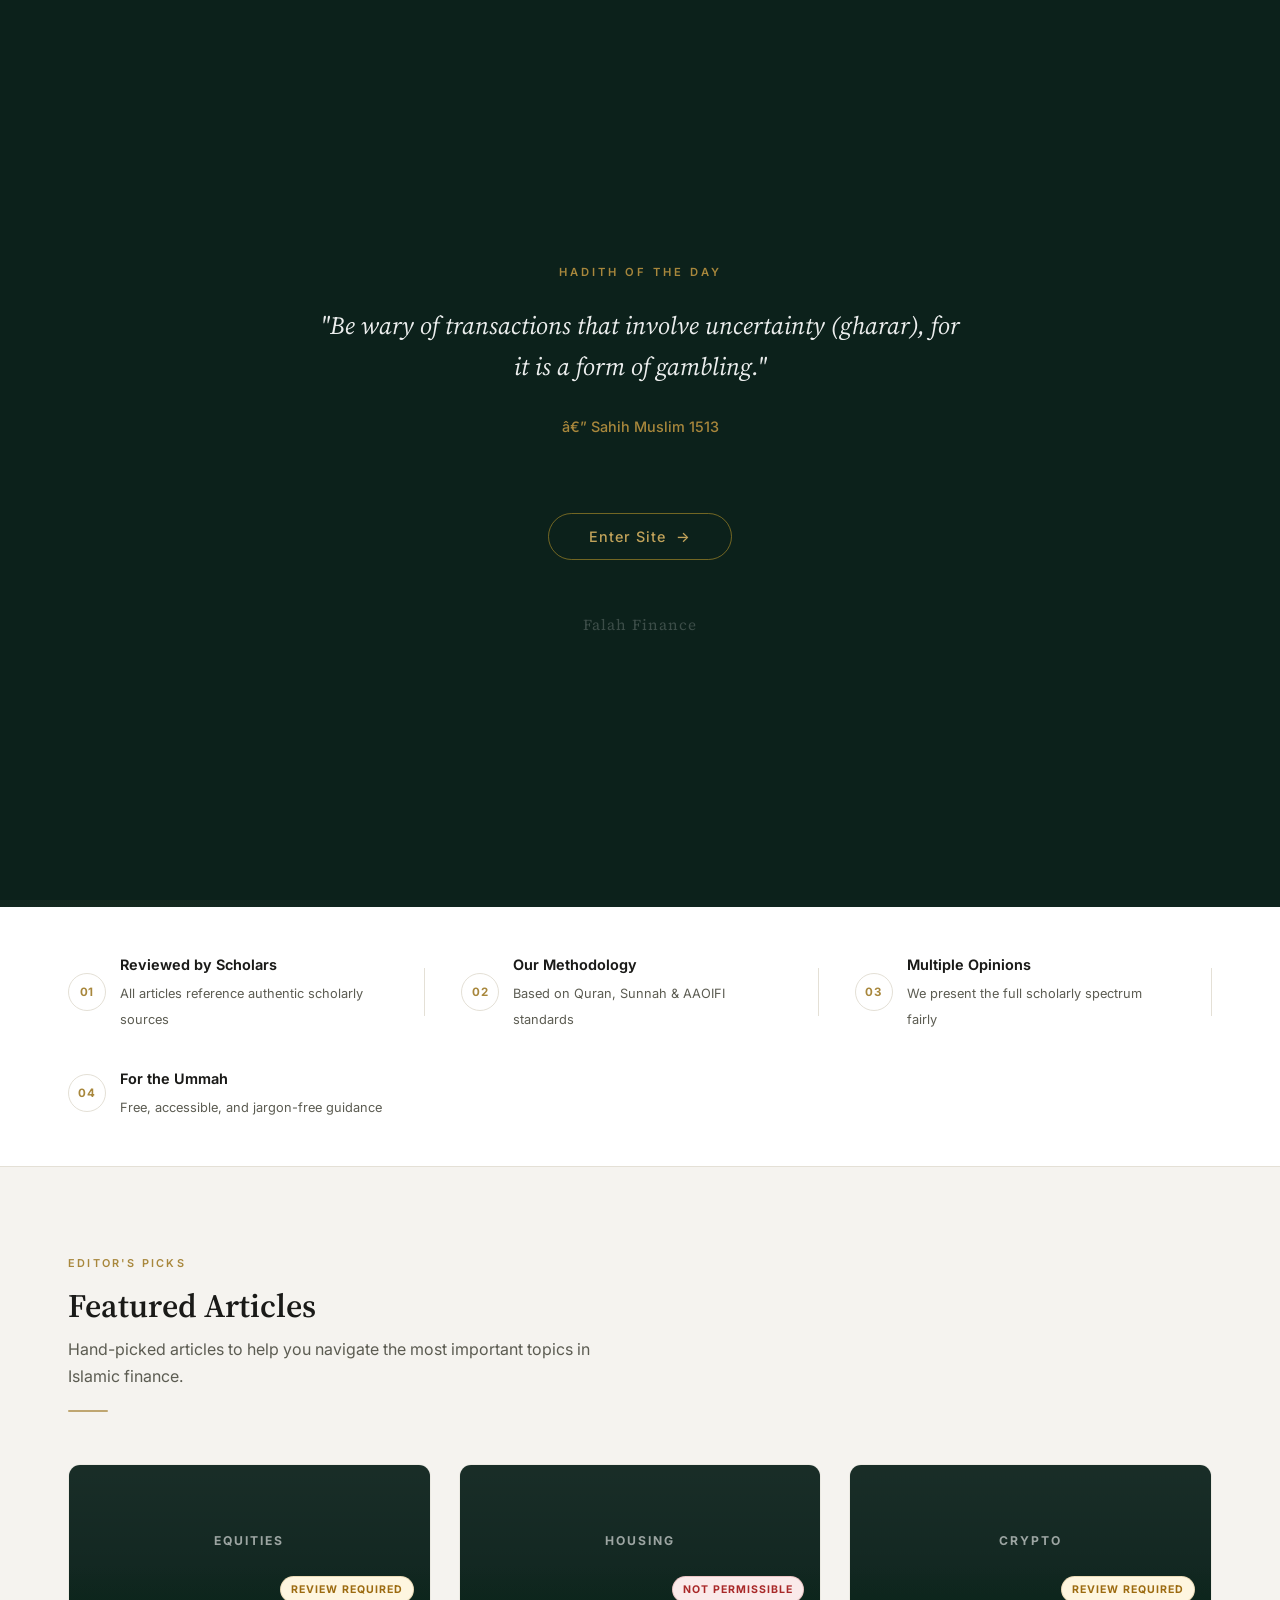
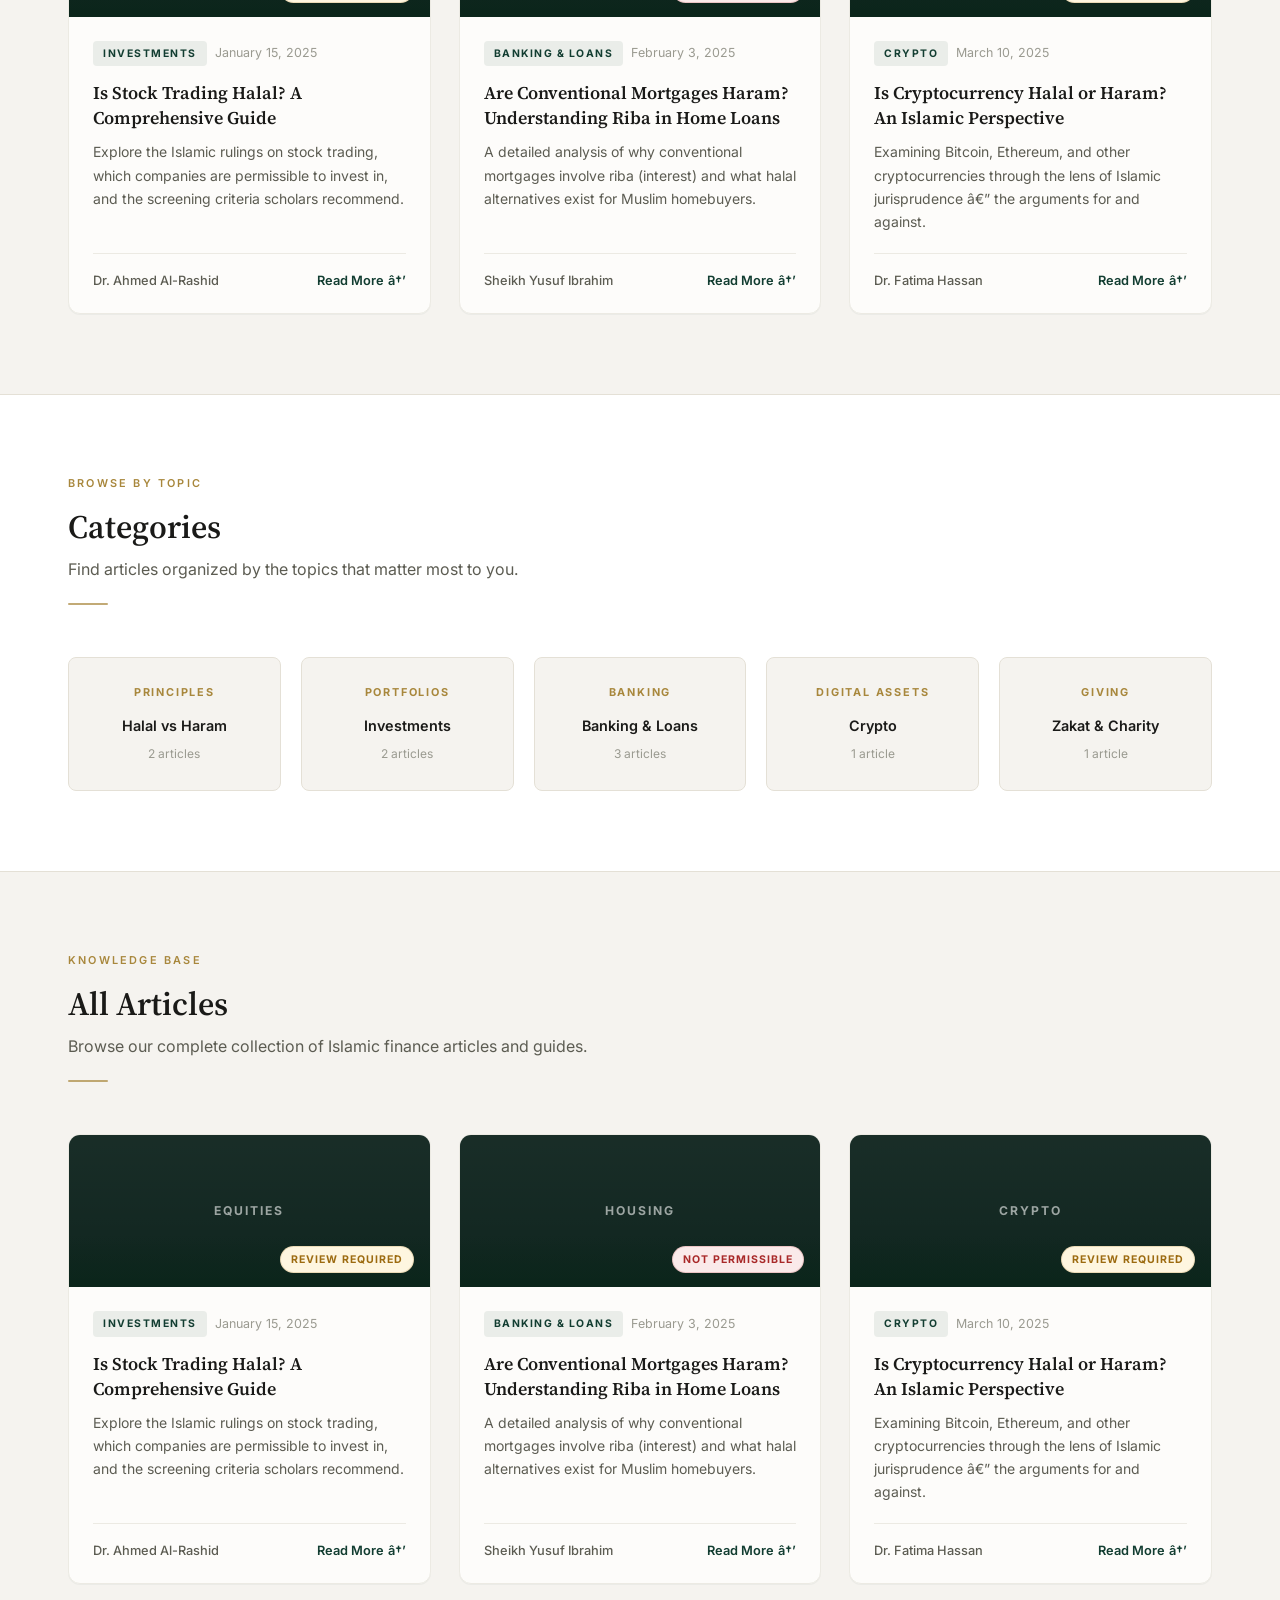
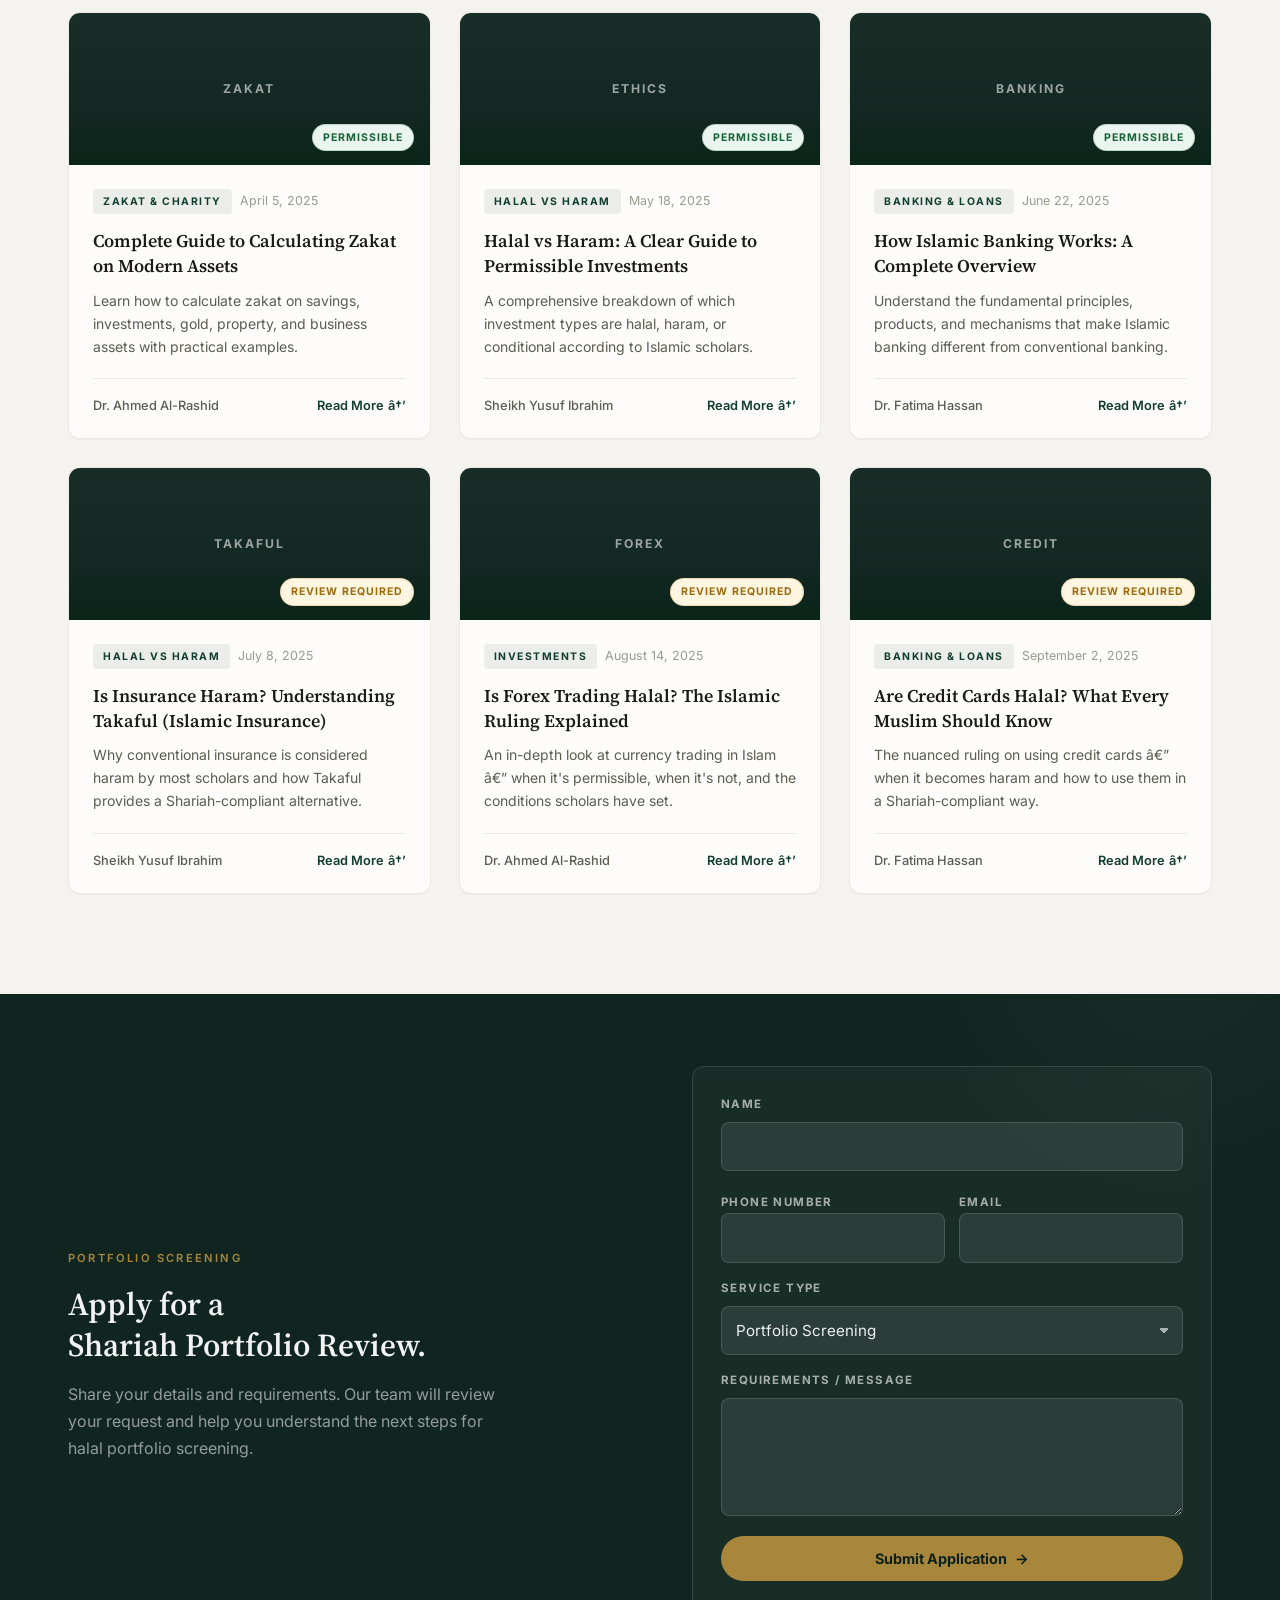
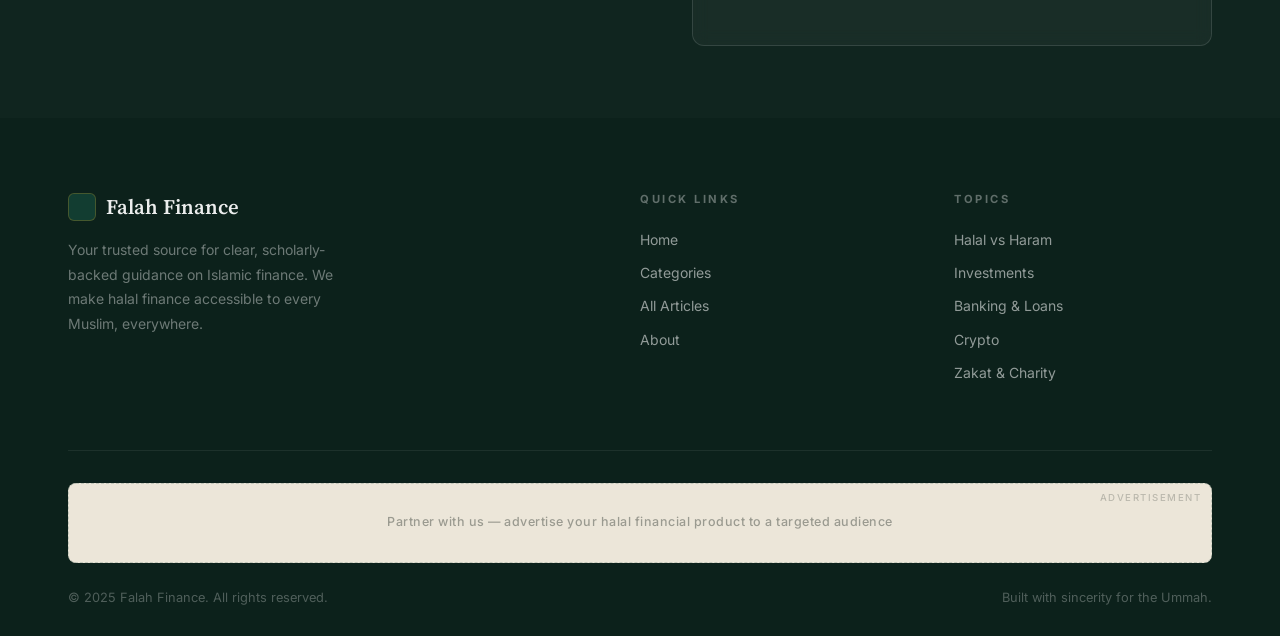
<file: index.html>
<!DOCTYPE html>
<html lang="en">
<head>
  <meta charset="UTF-8">
  <meta name="viewport" content="width=device-width, initial-scale=1.0">
  <title>Falah Finance — Understanding Halal Finance in Modern Life</title>
  <meta name="description" content="Clear guidance on what is halal and haram in finance. Expert articles on Islamic banking, investments, cryptocurrency, zakat, and more.">
  <link rel="stylesheet" href="style.css">
</head>
<body>

  <!-- ====== HADITH OVERLAY ====== -->
  <div id="hadith-overlay" role="dialog" aria-modal="true" aria-label="Daily Hadith">
    <div class="hadith-overlay-inner">
      <span class="hadith-label">Hadith of the Day</span>
      <p class="hadith-text" id="hadith-text">Loading...</p>
      <span class="hadith-divider"></span>
      <span class="hadith-source" id="hadith-source"></span>
      <br>
      <button class="hadith-enter-btn" id="hadith-enter-btn" aria-label="Enter site">
        Enter Site <span class="btn-arrow">→</span>
      </button>
      <div class="hadith-brand">Falah Finance</div>
    </div>
  </div>

  <!-- ====== TOP AD BANNER ====== -->
  <div class="ad-banner-strip">
    <div class="container">
      <div class="ad-banner ad-banner-top">
        <div class="ad-inner">
          <span class="ad-placeholder-text">Your Islamic finance product or service — reach a targeted Muslim audience</span>
          <span class="ad-size">728×90 · Leaderboard</span>
        </div>
      </div>
    </div>
  </div>

  <!-- ====== NAVBAR ====== -->
  <nav class="navbar">
    <div class="container">
      <a href="index.html" class="navbar-logo">
       <img src="logo.png" alt="Falah Finance Logo" class="logo-img">
        Falah Finance
      </a>
      <div class="navbar-links">
        <a href="index.html" class="active">Home</a>
        <a href="#categories">Categories</a>
        <a href="#latest">Articles</a>
        <a href="#about">About</a>
      </div>
      <div class="navbar-right">
        <button class="navbar-toggle" aria-label="Toggle navigation">
          <span></span><span></span><span></span>
        </button>
      </div>
    </div>
  </nav>

  <!-- ====== HERO ====== -->
  <section class="hero">
    <div class="hero-pattern"></div>
    <div class="container">
      <span class="hero-badge">Islamic Finance Education</span>
      <h1>Understanding Halal Finance in Modern Life</h1>
      <p>Clear guidance on what is halal and haram in finance — backed by scholarly references and practical insight for the modern Muslim.</p>
      <div class="hero-cta-group">
        <a href="#featured" class="hero-cta">
          Explore Articles <span class="arrow">→</span>
        </a>
      </div>
      <div class="hero-stats">
        <div class="hero-stat">
          <span class="hero-stat-num">6+</span>
          <span class="hero-stat-label">In-Depth Articles</span>
        </div>
        <div class="hero-stat-divider"></div>
        <div class="hero-stat">
          <span class="hero-stat-num">5</span>
          <span class="hero-stat-label">Finance Topics</span>
        </div>
        <div class="hero-stat-divider"></div>
        <div class="hero-stat">
          <span class="hero-stat-num">100%</span>
          <span class="hero-stat-label">Scholar-Backed</span>
        </div>
        <div class="hero-stat-divider"></div>
        <div class="hero-stat">
          <span class="hero-stat-num">Free</span>
          <span class="hero-stat-label">Always</span>
        </div>
      </div>
    </div>
  </section>

  <!-- ====== AUTHORITY / SCHOLAR SECTION ====== -->
  <section class="authority-section">
    <div class="container">
      <div class="authority-inner">
        <div class="authority-badge">
          <div class="authority-badge-icon">01</div>
          <div class="authority-badge-text">
            <strong>Reviewed by Scholars</strong>
            <span>All articles reference authentic scholarly sources</span>
          </div>
        </div>
        <div class="authority-sep"></div>
        <div class="authority-badge">
          <div class="authority-badge-icon">02</div>
          <div class="authority-badge-text">
            <strong>Our Methodology</strong>
            <span>Based on Quran, Sunnah & AAOIFI standards</span>
          </div>
        </div>
        <div class="authority-sep"></div>
        <div class="authority-badge">
          <div class="authority-badge-icon">03</div>
          <div class="authority-badge-text">
            <strong>Multiple Opinions</strong>
            <span>We present the full scholarly spectrum fairly</span>
          </div>
        </div>
        <div class="authority-sep"></div>
        <div class="authority-badge">
          <div class="authority-badge-icon">04</div>
          <div class="authority-badge-text">
            <strong>For the Ummah</strong>
            <span>Free, accessible, and jargon-free guidance</span>
          </div>
        </div>
      </div>
    </div>
  </section>

  <!-- ====== FEATURED ARTICLES ====== -->
  <section class="featured-section" id="featured">
    <div class="container">
      <div class="section-header">
        <span class="section-label">Editor's Picks</span>
        <h2 class="section-title">Featured Articles</h2>
        <p class="section-subtitle">Hand-picked articles to help you navigate the most important topics in Islamic finance.</p>
        <div class="section-divider"></div>
      </div>
      <div class="featured-grid" id="featured-articles">
        <!-- Rendered by JS -->
      </div>
    </div>
  </section>

  <!-- ====== CATEGORIES ====== -->
  <section class="categories-section" id="categories">
    <div class="container">
      <div class="section-header">
        <span class="section-label">Browse by Topic</span>
        <h2 class="section-title">Categories</h2>
        <p class="section-subtitle">Find articles organized by the topics that matter most to you.</p>
        <div class="section-divider"></div>
      </div>
      <div class="categories-grid" id="categories-grid">
        <!-- Rendered by JS -->
      </div>
    </div>
  </section>

  <!-- ====== LATEST ARTICLES ====== -->
  <section class="latest-section" id="latest">
    <div class="container">
      <div class="section-header">
        <span class="section-label">Knowledge Base</span>
        <h2 class="section-title">All Articles</h2>
        <p class="section-subtitle">Browse our complete collection of Islamic finance articles and guides.</p>
        <div class="section-divider"></div>
      </div>
      <div class="articles-grid" id="latest-articles">
        <!-- Rendered by JS -->
      </div>
    </div>
  </section>

  <!-- ====== PORTFOLIO SCREENING FORM ====== -->
  <section class="consultation-section" id="portfolio-screening">
    <div class="container">
      <div class="consultation-inner">
        <div class="consultation-text">
          <span class="consultation-label">Portfolio Screening</span>
          <h2 class="consultation-title">Apply for a<br>Shariah Portfolio Review.</h2>
          <p class="consultation-desc">Share your details and requirements. Our team will review your request and help you understand the next steps for halal portfolio screening.</p>
        </div>
        <form class="consultation-form" aria-label="Portfolio Screening" data-service="Portfolio Screening">
          <div class="form-row">
            <label for="lead-name">Name</label>
            <input id="lead-name" name="name" type="text" autocomplete="name" required>
          </div>
          <div class="form-row form-row-split">
            <div>
              <label for="lead-phone">Phone Number</label>
              <input id="lead-phone" name="phone" type="tel" autocomplete="tel" required>
            </div>
            <div>
              <label for="lead-email">Email</label>
              <input id="lead-email" name="email" type="email" autocomplete="email" required>
            </div>
          </div>
          <div class="form-row">
            <label for="lead-service">Service Type</label>
            <select id="lead-service" name="service" required>
              <option value="Portfolio Screening">Portfolio Screening</option>
              <option value="Consultation">Consultation</option>
              <option value="Investment Review">Investment Review</option>
              <option value="General Inquiry">General Inquiry</option>
            </select>
          </div>
          <div class="form-row">
            <label for="lead-requirements">Requirements / Message</label>
            <textarea id="lead-requirements" name="requirements" rows="4" required></textarea>
          </div>
          <button type="submit" class="consultation-submit">
            Submit Application <span class="arrow">→</span>
          </button>
          <p class="form-status" aria-live="polite"></p>
        </form>
      </div>
    </div>
  </section>

  <!-- ====== FOOTER ====== -->
  <footer class="footer" id="about">
    <div class="container">
      <div class="footer-top">
        <div class="footer-brand">
          <h3>Falah Finance</h3>
          <p>Your trusted source for clear, scholarly-backed guidance on Islamic finance. We make halal finance accessible to every Muslim, everywhere.</p>
        </div>
        <div class="footer-links-group">
          <h4>Quick Links</h4>
          <a href="index.html">Home</a>
          <a href="#categories">Categories</a>
          <a href="#latest">All Articles</a>
          <a href="#about">About</a>
        </div>
        <div class="footer-links-group">
          <h4>Topics</h4>
          <a href="#latest">Halal vs Haram</a>
          <a href="#latest">Investments</a>
          <a href="#latest">Banking & Loans</a>
          <a href="#latest">Crypto</a>
          <a href="#latest">Zakat & Charity</a>
        </div>
      </div>
      <!-- Footer Ad -->
      <div class="ad-banner ad-footer">
        <span class="ad-placeholder-text">Partner with us — advertise your halal financial product to a targeted audience</span>
      </div>
      <div class="footer-bottom">
        <span>&copy; 2025 Falah Finance. All rights reserved.</span>
        <span>Built with sincerity for the Ummah.</span>
      </div>
    </div>
  </footer>

  <script src="script.js"></script>
</body>
</html>
</file>
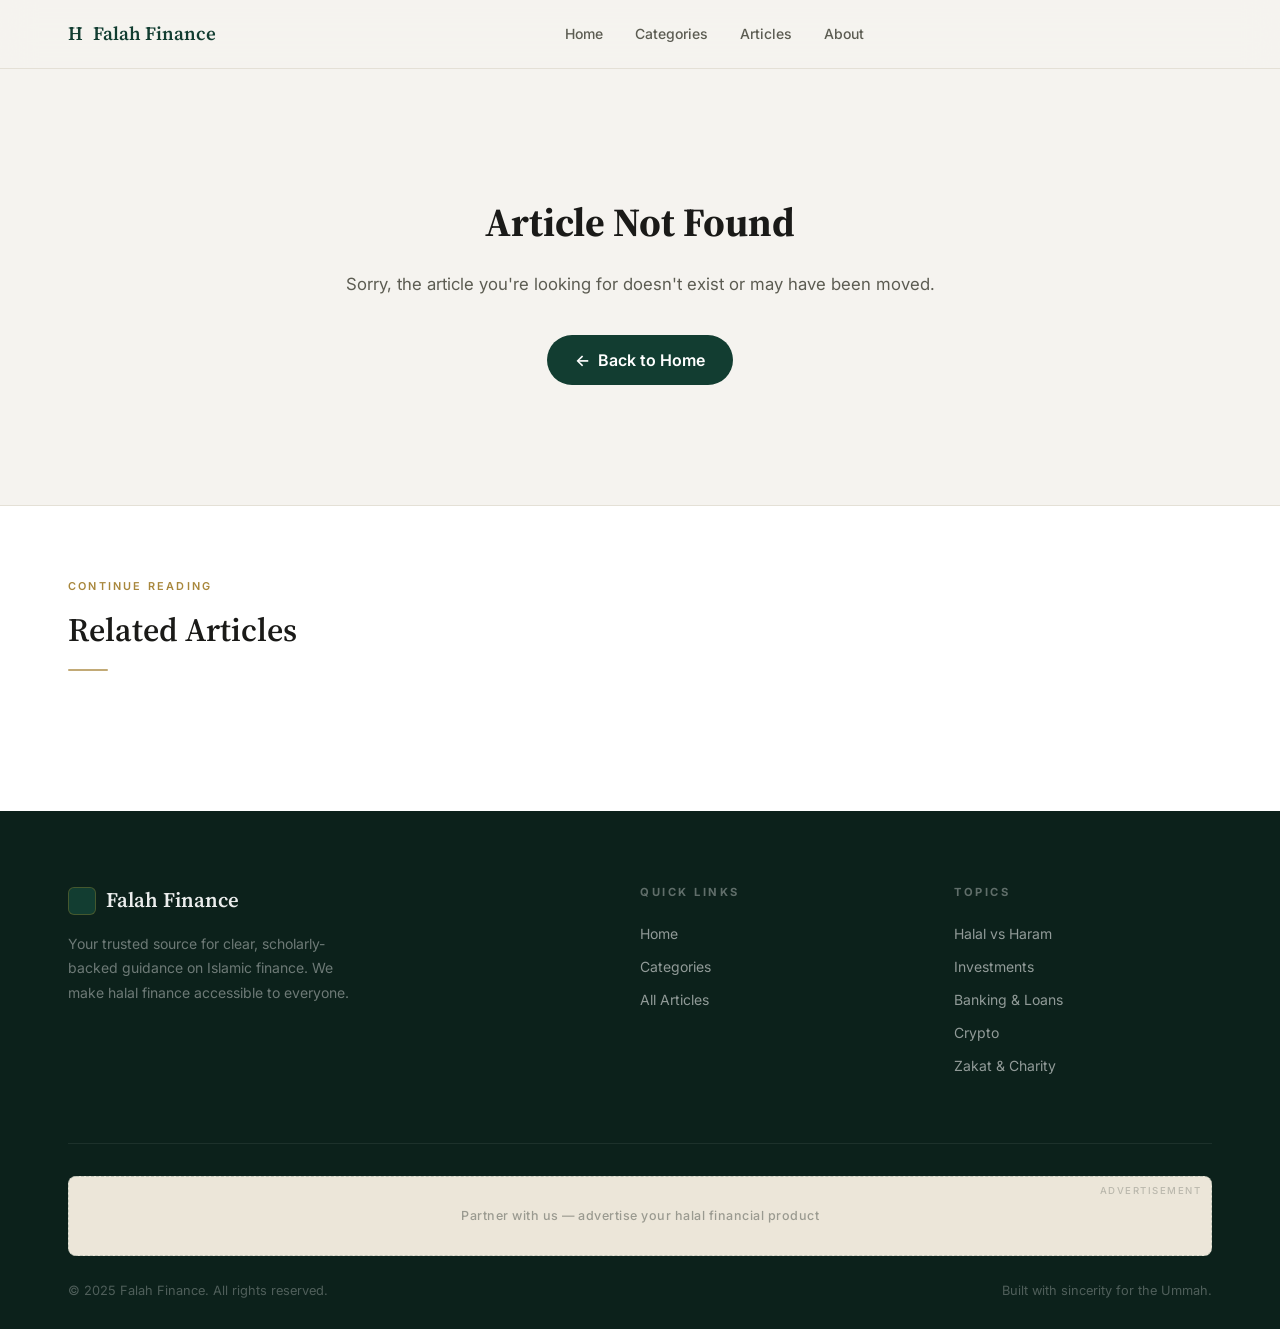
<file: article.html>
<!DOCTYPE html>
<html lang="en">
<head>
  <meta charset="UTF-8">
  <meta name="viewport" content="width=device-width, initial-scale=1.0">
  <title>Article — Falah Finance</title>
  <meta name="description" content="Read in-depth articles on Islamic finance topics at Falah Finance.">
  <link rel="stylesheet" href="style.css">
</head>
<body>

  <!-- ====== NAVBAR ====== -->
  <nav class="navbar">
    <div class="container">
      <a href="index.html" class="navbar-logo">
        <span class="logo-icon">H</span>
        Falah Finance
      </a>
      <div class="navbar-links">
        <a href="index.html">Home</a>
        <a href="index.html#categories">Categories</a>
        <a href="index.html#latest">Articles</a>
        <a href="index.html#about">About</a>
      </div>
      <div class="navbar-right">
        <button class="navbar-toggle" aria-label="Toggle navigation">
          <span></span><span></span><span></span>
        </button>
      </div>
    </div>
  </nav>

  <!-- ====== ARTICLE CONTENT ====== -->
  <article class="article-page" id="article-page-content">
    <header class="article-header" id="article-header">
      <!-- Rendered by JS -->
    </header>

    <div class="article-content" id="article-content">
      <!-- Rendered by JS -->
    </div>

    <!-- Mid-article Ad -->
    <div style="max-width: var(--article-max, 740px); margin: 0 auto; padding: 0 28px;">
      <div class="ad-banner ad-mid-article">
        <span class="ad-placeholder-text">Islamic Finance Product Advertisement</span>
        <span class="ad-size" style="font-size:0.7rem;color:var(--clr-text-light);background:rgba(15,61,46,0.06);padding:3px 8px;border-radius:4px;">300×250 · Rectangle</span>
      </div>
    </div>

    <div class="references-section" id="article-references">
      <!-- Rendered by JS -->
    </div>
  </article>

  <!-- ====== NOT FOUND ====== -->
  <div class="not-found" id="not-found" style="display: none;">
    <div class="container">
      <h1>Article Not Found</h1>
      <p>Sorry, the article you're looking for doesn't exist or may have been moved.</p>
      <a href="index.html">
        <span>←</span> Back to Home
      </a>
    </div>
  </div>

  <!-- ====== RELATED ARTICLES ====== -->
  <section class="related-section" id="related-articles">
    <div class="container">
      <div class="section-header">
        <span class="section-label">Continue Reading</span>
        <h2 class="section-title">Related Articles</h2>
        <div class="section-divider"></div>
      </div>
      <div class="related-grid">
        <!-- Rendered by JS -->
      </div>
    </div>
  </section>

  <!-- ====== FOOTER ====== -->
  <footer class="footer">
    <div class="container">
      <div class="footer-top">
        <div class="footer-brand">
          <h3>Falah Finance</h3>
          <p>Your trusted source for clear, scholarly-backed guidance on Islamic finance. We make halal finance accessible to everyone.</p>
        </div>
        <div class="footer-links-group">
          <h4>Quick Links</h4>
          <a href="index.html">Home</a>
          <a href="index.html#categories">Categories</a>
          <a href="index.html#latest">All Articles</a>
        </div>
        <div class="footer-links-group">
          <h4>Topics</h4>
          <a href="index.html#latest">Halal vs Haram</a>
          <a href="index.html#latest">Investments</a>
          <a href="index.html#latest">Banking & Loans</a>
          <a href="index.html#latest">Crypto</a>
          <a href="index.html#latest">Zakat & Charity</a>
        </div>
      </div>
      <!-- Footer Ad -->
      <div class="ad-banner ad-footer">
        <span class="ad-placeholder-text">Partner with us — advertise your halal financial product</span>
      </div>
      <div class="footer-bottom">
        <span>&copy; 2025 Falah Finance. All rights reserved.</span>
        <span>Built with sincerity for the Ummah.</span>
      </div>
    </div>
  </footer>

  <script src="script.js"></script>
</body>
</html>
</file>
<file: style.css>
/* ============================================
   FALAH FINANCE - Premium CSS
   ============================================ */

@import url('https://fonts.googleapis.com/css2?family=Inter:wght@400;450;500;600;700&family=Source+Serif+4:opsz,wght@8..60,500;8..60,600;8..60,700&display=swap');

/* --- CSS Variables --- */
:root {
  --clr-primary: #123d31;
  --clr-primary-dark: #0c211b;
  --clr-primary-light: #1d5b49;
  --clr-primary-muted: #234a3d;
  --clr-secondary: #f7f5f0;
  --clr-beige: #ece6d9;
  --clr-beige-dark: #ded6c6;
  --clr-accent-gold: #a8873c;
  --clr-accent-gold-light: #c2a35a;
  --clr-accent-gold-pale: #f3eddf;
  --clr-white: #ffffff;
  --clr-bg: #f5f3ef;
  --clr-bg-card: #fdfcfa;
  --clr-text: #1a1a18;
  --clr-text-muted: #5c5c52;
  --clr-text-light: #9a9a90;
  --clr-border: #e4e0d6;
  --clr-border-light: #eceae3;
  --clr-halal: #176237;
  --clr-haram: #a82828;
  --clr-conditional: #9c6b10;
  --clr-halal-bg: #eaf5ef;
  --clr-haram-bg: #faeaea;
  --clr-conditional-bg: #fef6e0;

  --font-serif: 'Source Serif 4', Georgia, serif;
  --font-sans: 'Inter', -apple-system, BlinkMacSystemFont, 'Segoe UI', sans-serif;

  --shadow-xs: 0 1px 2px rgba(15,61,46,0.05);
  --shadow-sm: 0 2px 8px rgba(18,61,49,0.05);
  --shadow-md: 0 10px 28px rgba(18,61,49,0.08);
  --shadow-lg: 0 18px 44px rgba(18,61,49,0.10);
  --shadow-card: 0 1px 0 rgba(18,61,49,0.04);
  --shadow-card-hover: 0 14px 30px rgba(18,61,49,0.10);

  --radius-sm: 6px;
  --radius-md: 8px;
  --radius-lg: 12px;
  --radius-xl: 16px;

  --transition: 0.28s cubic-bezier(0.25, 0.46, 0.45, 0.94);
  --transition-slow: 0.5s cubic-bezier(0.25, 0.46, 0.45, 0.94);
  --max-width: 1200px;
  --article-max: 740px;
}

/* --- Reset & Base --- */
*, *::before, *::after {
  margin: 0;
  padding: 0;
  box-sizing: border-box;
}

html {
  scroll-behavior: smooth;
  font-size: 16px;
}

body {
  font-family: var(--font-sans);
  background-color: var(--clr-bg);
  color: var(--clr-text);
  line-height: 1.65;
  -webkit-font-smoothing: antialiased;
  -moz-osx-font-smoothing: grayscale;
}

a {
  text-decoration: none;
  color: inherit;
  transition: color var(--transition);
}

img { max-width: 100%; display: block; }
ul, ol { list-style: none; }

/* ========================================
   HADITH OVERLAY
   ======================================== */

#hadith-overlay {
  position: fixed;
  inset: 0;
  z-index: 9999;
  background: var(--clr-primary-dark);
  display: flex;
  align-items: center;
  justify-content: center;
  padding: 24px;
  opacity: 0;
  animation: overlayFadeIn 0.8s ease forwards;
}

@keyframes overlayFadeIn {
  from { opacity: 0; }
  to { opacity: 1; }
}

#hadith-overlay.hide {
  animation: overlayFadeOut 0.7s ease forwards;
  pointer-events: none;
}

@keyframes overlayFadeOut {
  from { opacity: 1; }
  to { opacity: 0; }
}

.hadith-overlay-inner {
  max-width: 640px;
  width: 100%;
  text-align: center;
  opacity: 0;
  transform: translateY(32px);
  animation: hadithSlideIn 0.8s 0.3s ease forwards;
}

@keyframes hadithSlideIn {
  from { opacity: 0; transform: translateY(32px); }
  to { opacity: 1; transform: translateY(0); }
}

.hadith-label {
  font-family: var(--font-sans);
  font-size: 0.7rem;
  font-weight: 600;
  letter-spacing: 3px;
  text-transform: uppercase;
  color: var(--clr-accent-gold);
  margin-bottom: 24px;
  display: block;
}

.hadith-text {
  font-family: var(--font-serif);
  font-size: 1.55rem;
  font-style: italic;
  color: rgba(255,255,255,0.92);
  line-height: 1.65;
  margin-bottom: 28px;
  font-weight: 400;
}

.hadith-source {
  font-family: var(--font-sans);
  font-size: 0.9rem;
  color: var(--clr-accent-gold);
  font-weight: 500;
  margin-bottom: 48px;
  display: block;
}

.hadith-divider {
  width: 40px;
  height: 1px;
  background: rgba(184,149,42,0.4);
  margin: 0 auto 48px;
}

.hadith-enter-btn {
  display: inline-flex;
  align-items: center;
  gap: 10px;
  padding: 14px 40px;
  background: transparent;
  border: 1px solid rgba(184,149,42,0.6);
  color: var(--clr-accent-gold-light);
  font-family: var(--font-sans);
  font-size: 0.9rem;
  font-weight: 500;
  letter-spacing: 1px;
  border-radius: 50px;
  cursor: pointer;
  transition: all var(--transition);
}

.hadith-enter-btn:hover {
  background: rgba(184,149,42,0.12);
  border-color: var(--clr-accent-gold);
  color: var(--clr-white);
  transform: translateY(-2px);
}

.hadith-enter-btn .btn-arrow {
  transition: transform var(--transition);
}

.hadith-enter-btn:hover .btn-arrow {
  transform: translateX(4px);
}

.hadith-brand {
  margin-top: 52px;
  font-family: var(--font-serif);
  font-size: 0.95rem;
  color: rgba(255,255,255,0.2);
  letter-spacing: 1px;
}

/* ========================================
   UTILITY
   ======================================== */

.container {
  max-width: var(--max-width);
  margin: 0 auto;
  padding: 0 28px;
}

.section-label {
  font-family: var(--font-sans);
  font-size: 0.68rem;
  font-weight: 600;
  letter-spacing: 2.2px;
  text-transform: uppercase;
  color: var(--clr-accent-gold);
  margin-bottom: 14px;
  display: block;
}

.section-title {
  font-family: var(--font-serif);
  font-size: 2.05rem;
  font-weight: 600;
  color: var(--clr-text);
  margin-bottom: 10px;
  line-height: 1.2;
}

.section-subtitle {
  font-size: 1rem;
  color: var(--clr-text-muted);
  max-width: 540px;
  line-height: 1.7;
}

.section-header {
  margin-bottom: 52px;
}

.section-divider {
  width: 40px;
  height: 2px;
  background: var(--clr-accent-gold);
  border-radius: 2px;
  margin-top: 20px;
  opacity: 0.7;
}

/* ========================================
   AD BANNERS
   ======================================== */

.ad-banner {
  background: var(--clr-beige);
  border: 1px dashed rgba(15,61,46,0.18);
  border-radius: var(--radius-md);
  padding: 18px 28px;
  text-align: center;
  font-size: 0.78rem;
  color: var(--clr-text-light);
  font-weight: 500;
  letter-spacing: 0.5px;
  position: relative;
  overflow: hidden;
}

.ad-banner::before {
  content: 'ADVERTISEMENT';
  position: absolute;
  top: 6px;
  right: 10px;
  font-size: 0.6rem;
  letter-spacing: 1.5px;
  color: var(--clr-text-light);
  opacity: 0.6;
}

.ad-banner-top {
  margin-bottom: 0;
  padding: 14px 28px;
}

.ad-banner-top .ad-inner {
  max-width: 728px;
  margin: 0 auto;
  min-height: 60px;
  display: flex;
  align-items: center;
  justify-content: center;
  gap: 16px;
}

.ad-banner-top .ad-placeholder-text {
  font-family: var(--font-sans);
  font-size: 0.82rem;
  color: var(--clr-text-muted);
}

.ad-banner-top .ad-size {
  font-size: 0.7rem;
  color: var(--clr-text-light);
  background: rgba(15,61,46,0.06);
  padding: 3px 8px;
  border-radius: 4px;
}

.ad-banner-strip {
  background: var(--clr-beige);
  border-top: 1px solid var(--clr-border);
  border-bottom: 1px solid var(--clr-border);
  padding: 10px 0;
}

.ad-mid-article {
  margin: 40px 0;
  border-radius: var(--radius-md);
  min-height: 90px;
  display: flex;
  flex-direction: column;
  align-items: center;
  justify-content: center;
  gap: 6px;
}

.ad-footer {
  margin: 32px 0 0;
  min-height: 80px;
  display: flex;
  align-items: center;
  justify-content: center;
}

/* ========================================
   NAVBAR
   ======================================== */

.navbar {
  position: sticky;
  top: 0;
  z-index: 200;
  background: rgba(245,243,239,0.92);
  backdrop-filter: blur(16px);
  -webkit-backdrop-filter: blur(16px);
  border-bottom: 1px solid var(--clr-border);
}

.navbar .container {
  display: flex;
  align-items: center;
  justify-content: space-between;
  height: 68px;
  gap: 24px;
}

.navbar-logo {
  display: flex;
  align-items: center;
  gap: 10px;
  font-family: var(--font-serif);
  font-size: 1.18rem;
  font-weight: 600;
  color: var(--clr-primary);
  flex-shrink: 0;
}

.logo-img {
  height: 34px;
  width: auto;
  display: block;
  object-fit: contain;
}

.navbar-links {
  display: flex;
  align-items: center;
  gap: 32px;
  flex: 1;
  justify-content: center;
}

.navbar-links a {
  font-size: 0.875rem;
  font-weight: 500;
  color: var(--clr-text-muted);
  position: relative;
  padding: 4px 0;
}

.navbar-links a::after {
  content: '';
  position: absolute;
  bottom: -1px;
  left: 0;
  width: 0;
  height: 1.5px;
  background: var(--clr-primary);
  border-radius: 1px;
  transition: width var(--transition);
}

.navbar-links a:hover, .navbar-links a.active {
  color: var(--clr-primary);
}

.navbar-links a:hover::after, .navbar-links a.active::after {
  width: 100%;
}

.navbar-right {
  display: flex;
  align-items: center;
  gap: 14px;
  flex-shrink: 0;
}

.navbar-toggle {
  display: none;
  flex-direction: column;
  gap: 5px;
  cursor: pointer;
  padding: 4px;
  background: none;
  border: none;
}

.navbar-toggle span {
  display: block;
  width: 22px;
  height: 1.5px;
  background: var(--clr-text);
  border-radius: 2px;
  transition: var(--transition);
}

/* ========================================
   HERO
   ======================================== */

.hero {
  background: #10251f;
  padding: 92px 0 104px;
  position: relative;
  overflow: hidden;
}

.hero-pattern {
  position: absolute;
  inset: 0;
  pointer-events: none;
  overflow: hidden;
}

.hero-pattern::before {
  content: '';
  position: absolute;
  top: -30%;
  right: -15%;
  width: 700px;
  height: 700px;
  background: radial-gradient(circle, rgba(255,255,255,0.035) 0%, transparent 65%);
  border-radius: 50%;
}

.hero-pattern::after {
  content: '';
  position: absolute;
  bottom: -40%;
  left: -10%;
  width: 500px;
  height: 500px;
  background: radial-gradient(circle, rgba(184,149,42,0.035) 0%, transparent 65%);
  border-radius: 50%;
}

.hero .container {
  position: relative;
  z-index: 1;
  text-align: center;
}

.hero-badge {
  display: inline-flex;
  align-items: center;
  gap: 8px;
  font-size: 0.66rem;
  font-weight: 600;
  letter-spacing: 2.4px;
  text-transform: uppercase;
  color: var(--clr-accent-gold);
  margin-bottom: 28px;
  padding: 7px 16px;
  border: 1px solid rgba(184,149,42,0.3);
  border-radius: 30px;
}

.hero h1 {
  font-family: var(--font-serif);
  font-size: 3.25rem;
  font-weight: 600;
  color: rgba(255,255,255,0.95);
  line-height: 1.18;
  max-width: 740px;
  margin: 0 auto 24px;
  letter-spacing: -0.5px;
}

.hero p {
  font-size: 1.06rem;
  color: rgba(255,255,255,0.64);
  max-width: 540px;
  margin: 0 auto 40px;
  line-height: 1.72;
  font-weight: 400;
}

.hero-cta-group {
  display: flex;
  align-items: center;
  justify-content: center;
  gap: 16px;
  flex-wrap: wrap;
}

.hero-cta {
  display: inline-flex;
  align-items: center;
  gap: 9px;
  padding: 14px 32px;
  background: var(--clr-accent-gold);
  color: var(--clr-primary-dark);
  font-family: var(--font-sans);
  font-weight: 600;
  font-size: 0.9rem;
  border-radius: 50px;
  transition: all var(--transition);
  box-shadow: none;
}

.hero-cta:hover {
  background: var(--clr-accent-gold-light);
  transform: translateY(-1px);
  box-shadow: none;
  color: var(--clr-primary-dark);
}

.hero-cta .arrow {
  transition: transform var(--transition);
}

.hero-cta:hover .arrow { transform: translateX(4px); }

.hero-stats {
  display: flex;
  align-items: center;
  justify-content: center;
  gap: 48px;
  margin-top: 64px;
  padding-top: 48px;
  border-top: 1px solid rgba(255,255,255,0.08);
  flex-wrap: wrap;
}

.hero-stat {
  text-align: center;
}

.hero-stat-num {
  font-family: var(--font-serif);
  font-size: 2rem;
  font-weight: 700;
  color: var(--clr-accent-gold);
  line-height: 1;
  display: block;
}

.hero-stat-label {
  font-size: 0.78rem;
  color: rgba(255,255,255,0.4);
  letter-spacing: 0.5px;
  margin-top: 6px;
  display: block;
}

.hero-stat-divider {
  width: 1px;
  height: 40px;
  background: rgba(255,255,255,0.1);
}

/* ========================================
   SCHOLAR AUTHORITY SECTION
   ======================================== */

.authority-section {
  background: var(--clr-white);
  padding: 46px 0;
  border-bottom: 1px solid var(--clr-border);
}

.authority-inner {
  display: flex;
  align-items: center;
  gap: 36px;
  flex-wrap: wrap;
}

.authority-badge {
  display: flex;
  align-items: center;
  gap: 14px;
  flex: 1;
  min-width: 240px;
}

.authority-badge-icon {
  width: 38px;
  height: 38px;
  border-radius: 50%;
  background: transparent;
  border: 1px solid var(--clr-border);
  display: flex;
  align-items: center;
  justify-content: center;
  font-size: 0.72rem;
  font-weight: 700;
  letter-spacing: 0.8px;
  color: var(--clr-accent-gold);
  flex-shrink: 0;
}

.authority-badge-text strong {
  display: block;
  font-family: var(--font-sans);
  font-size: 0.9rem;
  font-weight: 650;
  color: var(--clr-text);
  margin-bottom: 2px;
}

.authority-badge-text span {
  font-size: 0.8rem;
  color: var(--clr-text-muted);
}

.authority-sep {
  width: 1px;
  height: 48px;
  background: var(--clr-border);
  flex-shrink: 0;
}

/* ========================================
   SECTIONS
   ======================================== */

.featured-section {
  padding: 88px 0 80px;
}

.categories-section {
  padding: 80px 0;
  background: var(--clr-white);
  border-top: 1px solid var(--clr-border);
  border-bottom: 1px solid var(--clr-border);
}

.latest-section {
  padding: 80px 0 100px;
}

/* ========================================
   FEATURED GRID
   ======================================== */

.featured-grid {
  display: grid;
  grid-template-columns: repeat(3, 1fr);
  gap: 28px;
}

/* ========================================
   ARTICLE CARDS
   ======================================== */

.article-card {
  background: var(--clr-bg-card);
  border-radius: var(--radius-lg);
  overflow: hidden;
  box-shadow: var(--shadow-card);
  transition: transform var(--transition), box-shadow var(--transition), border-color var(--transition);
  display: flex;
  flex-direction: column;
  border: 1px solid var(--clr-border-light);
  cursor: pointer;
}

.article-card:hover {
  transform: translateY(-3px);
  box-shadow: var(--shadow-card-hover);
  border-color: var(--clr-border);
}

.article-card-image {
  height: 152px;
  background: #10251f;
  display: flex;
  align-items: center;
  justify-content: center;
  position: relative;
  overflow: hidden;
}

.article-card-image::before {
  content: '';
  position: absolute;
  inset: 0;
  background: linear-gradient(180deg, rgba(255,255,255,0.04), rgba(255,255,255,0));
}

.article-card-image .card-icon {
  font-family: var(--font-sans);
  font-size: 0.76rem;
  font-weight: 700;
  letter-spacing: 2px;
  text-transform: uppercase;
  color: rgba(255,255,255,0.58);
  position: relative;
  z-index: 1;
  filter: none;
}

.article-card-image .card-image-label {
  position: absolute;
  bottom: 0;
  left: 0;
  right: 0;
  padding: 12px 16px 14px;
  background: linear-gradient(to top, rgba(8,37,24,0.66) 0%, transparent 100%);
  display: flex;
  justify-content: flex-end;
  align-items: flex-end;
}

.article-card-body {
  padding: 24px 24px 22px;
  flex: 1;
  display: flex;
  flex-direction: column;
}

.card-meta {
  display: flex;
  align-items: center;
  gap: 8px;
  margin-bottom: 14px;
  flex-wrap: wrap;
}

.card-category {
  font-size: 0.65rem;
  font-weight: 700;
  letter-spacing: 1.5px;
  text-transform: uppercase;
  color: var(--clr-primary);
  background: rgba(15,61,46,0.08);
  padding: 4px 10px;
  border-radius: 4px;
}

.card-date {
  font-size: 0.78rem;
  color: var(--clr-text-light);
}

.article-card h3 {
  font-family: var(--font-serif);
  font-size: 1.12rem;
  font-weight: 600;
  line-height: 1.4;
  color: var(--clr-text);
  margin-bottom: 10px;
  transition: color var(--transition);
}

.article-card:hover h3 { color: var(--clr-primary); }

.article-card p {
  font-size: 0.875rem;
  color: var(--clr-text-muted);
  line-height: 1.65;
  flex: 1;
  margin-bottom: 20px;
}

.card-footer {
  display: flex;
  align-items: center;
  justify-content: space-between;
  padding-top: 16px;
  border-top: 1px solid var(--clr-border-light);
}

.card-author {
  font-size: 0.8rem;
  color: var(--clr-text-muted);
  font-weight: 500;
}

.card-read-more {
  font-size: 0.8rem;
  font-weight: 600;
  color: var(--clr-primary);
  display: flex;
  align-items: center;
  gap: 4px;
}

.card-read-more .arrow {
  transition: transform var(--transition);
}

.article-card:hover .card-read-more .arrow { transform: translateX(4px); }

/* ========================================
   VERDICT BADGES
   ======================================== */

.verdict-badge {
  display: inline-flex;
  align-items: center;
  gap: 5px;
  font-size: 0.66rem;
  font-weight: 700;
  letter-spacing: 1px;
  text-transform: uppercase;
  padding: 4px 10px;
  border-radius: 20px;
}

.verdict-badge.halal {
  background: var(--clr-halal-bg);
  color: var(--clr-halal);
  border: 1px solid rgba(23,98,55,0.2);
}

.verdict-badge.haram {
  background: var(--clr-haram-bg);
  color: var(--clr-haram);
  border: 1px solid rgba(168,40,40,0.2);
}

.verdict-badge.conditional {
  background: var(--clr-conditional-bg);
  color: var(--clr-conditional);
  border: 1px solid rgba(156,107,16,0.2);
}

/* Larger verdict for article page */
.verdict-badge-lg {
  font-size: 0.82rem;
  padding: 7px 16px;
  gap: 7px;
}

/* ========================================
   CATEGORIES GRID
   ======================================== */

.categories-grid {
  display: grid;
  grid-template-columns: repeat(5, 1fr);
  gap: 20px;
}

.category-card {
  background: var(--clr-bg);
  border: 1px solid var(--clr-border);
  border-radius: var(--radius-md);
  padding: 26px 20px;
  text-align: center;
  cursor: pointer;
  transition: all var(--transition);
}

.category-card:hover {
  background: var(--clr-white);
  border-color: rgba(18,61,49,0.22);
  transform: translateY(-2px);
  box-shadow: var(--shadow-md);
}

.category-card:hover h3,
.category-card:hover .cat-count {
  color: var(--clr-text);
}

.category-icon {
  font-size: 0.68rem;
  font-weight: 700;
  letter-spacing: 1.8px;
  text-transform: uppercase;
  color: var(--clr-accent-gold);
  margin-bottom: 12px;
  display: block;
}

.category-card h3 {
  font-family: var(--font-sans);
  font-size: 0.9rem;
  font-weight: 600;
  color: var(--clr-text);
  margin-bottom: 6px;
}

.cat-count {
  font-size: 0.75rem;
  color: var(--clr-text-light);
}

/* ========================================
   ALL ARTICLES GRID
   ======================================== */

.articles-grid {
  display: grid;
  grid-template-columns: repeat(3, 1fr);
  gap: 28px;
}

/* ========================================
   CONSULTATION FORM SECTION
   ======================================== */

.consultation-section {
  background: #10251f;
  padding: 72px 0;
  position: relative;
  overflow: hidden;
}

.consultation-section::before {
  content: '';
  position: absolute;
  top: -50%;
  right: -15%;
  width: 600px;
  height: 600px;
  background: radial-gradient(circle, rgba(255,255,255,0.035) 0%, transparent 65%);
  border-radius: 50%;
  pointer-events: none;
}

.consultation-inner {
  display: flex;
  align-items: center;
  justify-content: space-between;
  gap: 48px;
  flex-wrap: wrap;
}

.consultation-text {
  flex: 1;
  min-width: 280px;
}

.consultation-label {
  font-size: 0.7rem;
  font-weight: 600;
  letter-spacing: 2.2px;
  text-transform: uppercase;
  color: var(--clr-accent-gold);
  display: block;
  margin-bottom: 16px;
}

.consultation-title {
  font-family: var(--font-serif);
  font-size: 2rem;
  font-weight: 600;
  color: rgba(255,255,255,0.95);
  line-height: 1.3;
  margin-bottom: 14px;
}

.consultation-desc {
  font-size: 1rem;
  color: rgba(255,255,255,0.55);
  line-height: 1.7;
  max-width: 440px;
}

.consultation-btns {
  display: flex;
  flex-direction: column;
  gap: 14px;
  align-items: flex-start;
}

.consultation-form {
  width: min(100%, 520px);
  display: grid;
  gap: 16px;
  padding: 28px;
  background: rgba(255,255,255,0.04);
  border: 1px solid rgba(255,255,255,0.12);
  border-radius: var(--radius-lg);
  box-shadow: none;
  backdrop-filter: blur(8px);
}

.form-row {
  display: grid;
  gap: 8px;
}

.form-row-split {
  grid-template-columns: repeat(2, minmax(0, 1fr));
  gap: 14px;
}

.consultation-form label {
  font-family: var(--font-sans);
  font-size: 0.72rem;
  font-weight: 700;
  letter-spacing: 1.4px;
  text-transform: uppercase;
  color: rgba(255,255,255,0.62);
}

.consultation-form input,
.consultation-form select,
.consultation-form textarea {
  width: 100%;
  border: 1px solid rgba(255,255,255,0.14);
  border-radius: 8px;
  background: rgba(255,255,255,0.08);
  color: rgba(255,255,255,0.92);
  font-family: var(--font-sans);
  font-size: 0.95rem;
  line-height: 1.4;
  padding: 13px 14px;
  outline: none;
  transition: border-color var(--transition), background var(--transition), box-shadow var(--transition);
}

.consultation-form select {
  appearance: none;
  background-image: linear-gradient(45deg, transparent 50%, rgba(255,255,255,0.6) 50%), linear-gradient(135deg, rgba(255,255,255,0.6) 50%, transparent 50%);
  background-position: calc(100% - 18px) 50%, calc(100% - 13px) 50%;
  background-size: 5px 5px, 5px 5px;
  background-repeat: no-repeat;
}

.consultation-form textarea {
  min-height: 118px;
  resize: vertical;
}

.consultation-form input:focus,
.consultation-form select:focus,
.consultation-form textarea:focus {
  background: rgba(255,255,255,0.11);
  border-color: rgba(184,149,42,0.58);
  box-shadow: 0 0 0 3px rgba(184,149,42,0.12);
}

.consultation-form option {
  color: var(--clr-text);
  background: var(--clr-secondary);
}

.consultation-submit {
  display: inline-flex;
  align-items: center;
  justify-content: center;
  gap: 8px;
  width: 100%;
  margin-top: 4px;
  padding: 14px 24px;
  border: none;
  border-radius: 50px;
  background: var(--clr-accent-gold);
  color: var(--clr-primary-dark);
  font-family: var(--font-sans);
  font-size: 0.9rem;
  font-weight: 700;
  cursor: pointer;
  transition: transform var(--transition), box-shadow var(--transition), opacity var(--transition);
  box-shadow: none;
}

.consultation-submit:hover {
  transform: translateY(-1px);
  box-shadow: none;
}

.consultation-submit:disabled {
  cursor: not-allowed;
  opacity: 0.68;
  transform: none;
}

.consultation-submit .arrow {
  transition: transform var(--transition);
}

.consultation-submit:hover .arrow {
  transform: translateX(4px);
}

.form-status {
  min-height: 20px;
  margin: 0;
  font-family: var(--font-sans);
  font-size: 0.84rem;
  line-height: 1.5;
  color: rgba(255,255,255,0.58);
}

.form-status.success {
  color: #d7f4dc;
}

.form-status.error {
  color: #ffd9d9;
}

/* ========================================
   FOOTER
   ======================================== */

.footer {
  background: var(--clr-primary-dark);
  color: rgba(255,255,255,0.7);
  padding: 72px 0 0;
}

.footer-top {
  display: grid;
  grid-template-columns: 2fr 1fr 1fr;
  gap: 56px;
  padding-bottom: 56px;
  border-bottom: 1px solid rgba(255,255,255,0.07);
}

.footer-brand h3 {
  font-family: var(--font-serif);
  font-size: 1.3rem;
  font-weight: 600;
  color: rgba(255,255,255,0.92);
  margin-bottom: 14px;
  display: flex;
  align-items: center;
  gap: 10px;
}

.footer-brand h3::before {
  content: '';
  display: inline-block;
  width: 28px;
  height: 28px;
  background: var(--clr-primary);
  border-radius: 6px;
  border: 1px solid rgba(184,149,42,0.3);
  flex-shrink: 0;
}

.footer-brand p {
  font-size: 0.875rem;
  line-height: 1.75;
  color: rgba(255,255,255,0.4);
  max-width: 300px;
}

.footer-links-group h4 {
  font-family: var(--font-sans);
  font-size: 0.7rem;
  font-weight: 700;
  letter-spacing: 2.5px;
  text-transform: uppercase;
  color: rgba(255,255,255,0.35);
  margin-bottom: 20px;
}

.footer-links-group a {
  display: block;
  font-size: 0.875rem;
  color: rgba(255,255,255,0.55);
  margin-bottom: 10px;
  transition: color var(--transition);
}

.footer-links-group a:hover { color: var(--clr-accent-gold); }

.footer-bottom {
  display: flex;
  justify-content: space-between;
  align-items: center;
  padding: 24px 0 28px;
  font-size: 0.8rem;
  color: rgba(255,255,255,0.28);
  flex-wrap: wrap;
  gap: 12px;
}

/* ========================================
   ARTICLE PAGE
   ======================================== */

.article-page { min-height: 100vh; }

.article-back {
  display: inline-flex;
  align-items: center;
  gap: 7px;
  font-size: 0.84rem;
  font-weight: 500;
  color: var(--clr-text-muted);
  padding: 6px 0;
  margin-bottom: 40px;
  transition: color var(--transition);
}

.article-back:hover { color: var(--clr-primary); }

.article-back .back-arrow {
  transition: transform var(--transition);
}

.article-back:hover .back-arrow { transform: translateX(-4px); }

.article-header {
  max-width: var(--article-max);
  margin: 0 auto;
  padding: 60px 28px 40px;
}

.article-header .card-category { margin-bottom: 20px; }

.article-header h1 {
  font-family: var(--font-serif);
  font-size: 2.8rem;
  font-weight: 700;
  line-height: 1.2;
  color: var(--clr-text);
  margin-bottom: 28px;
  letter-spacing: -0.5px;
}

.article-meta-bar {
  display: flex;
  align-items: center;
  gap: 20px;
  flex-wrap: wrap;
  padding: 20px 0;
  border-top: 1px solid var(--clr-border);
  border-bottom: 1px solid var(--clr-border);
}

.article-author-info {
  display: flex;
  align-items: center;
  gap: 12px;
  flex: 1;
}

.author-avatar {
  width: 40px;
  height: 40px;
  border-radius: 50%;
  background: var(--clr-primary);
  display: flex;
  align-items: center;
  justify-content: center;
  color: var(--clr-accent-gold-light);
  font-weight: 700;
  font-size: 0.85rem;
  flex-shrink: 0;
}

.author-details .author-name {
  font-weight: 600;
  font-size: 0.875rem;
  color: var(--clr-text);
}

.author-details .article-date {
  font-size: 0.78rem;
  color: var(--clr-text-light);
}

/* Article Content */
.article-content {
  max-width: var(--article-max);
  margin: 0 auto;
  padding: 52px 28px 64px;
}

.article-content h2 {
  font-family: var(--font-serif);
  font-size: 1.7rem;
  font-weight: 700;
  color: var(--clr-text);
  margin: 48px 0 18px;
  line-height: 1.3;
}

.article-content h2:first-child { margin-top: 0; }

.article-content h3 {
  font-family: var(--font-serif);
  font-size: 1.25rem;
  font-weight: 700;
  color: var(--clr-primary);
  margin: 36px 0 14px;
  line-height: 1.35;
}

.article-content p {
  font-family: var(--font-serif);
  font-size: 1.08rem;
  line-height: 1.9;
  color: #2c2c2a;
  margin-bottom: 22px;
}

.article-content ul,
.article-content ol {
  margin: 0 0 24px 20px;
}

.article-content ul { list-style: disc; }
.article-content ol { list-style: decimal; }

.article-content li {
  font-family: var(--font-serif);
  font-size: 1.05rem;
  line-height: 1.8;
  color: #2c2c2a;
  margin-bottom: 8px;
  padding-left: 4px;
}

.article-content blockquote {
  border-left: 3px solid var(--clr-accent-gold);
  padding: 20px 28px;
  margin: 36px 0;
  background: var(--clr-accent-gold-pale);
  border-radius: 0 var(--radius-sm) var(--radius-sm) 0;
  font-family: var(--font-serif);
  font-size: 1.1rem;
  font-style: italic;
  color: var(--clr-primary-dark);
  line-height: 1.7;
}

.article-content .info-box {
  background: var(--clr-halal-bg);
  border: 1px solid rgba(23,98,55,0.18);
  border-radius: var(--radius-md);
  padding: 22px 26px;
  margin: 32px 0;
}

.article-content .info-box.warning {
  background: var(--clr-haram-bg);
  border-color: rgba(168,40,40,0.18);
}

.article-content .info-box.caution {
  background: var(--clr-conditional-bg);
  border-color: rgba(156,107,16,0.18);
}

.article-content .info-box p {
  margin-bottom: 0;
  font-size: 0.97rem;
  line-height: 1.7;
}

.article-content strong {
  color: var(--clr-text);
  font-weight: 700;
}

/* Article CTA */
.article-cta-box {
  max-width: var(--article-max);
  margin: 0 auto;
  padding: 0 28px 52px;
}

.article-cta-inner {
  background: linear-gradient(135deg, var(--clr-primary) 0%, var(--clr-primary-dark) 100%);
  border-radius: var(--radius-lg);
  padding: 40px 44px;
  display: flex;
  align-items: center;
  justify-content: space-between;
  gap: 28px;
  flex-wrap: wrap;
}

.article-cta-text h4 {
  font-family: var(--font-serif);
  font-size: 1.35rem;
  font-weight: 700;
  color: rgba(255,255,255,0.95);
  margin-bottom: 8px;
}

.article-cta-text p {
  font-size: 0.9rem;
  color: rgba(255,255,255,0.55);
  line-height: 1.6;
  max-width: 340px;
  margin: 0;
  font-family: var(--font-sans);
}

/* References */
.references-section {
  max-width: var(--article-max);
  margin: 0 auto;
  padding: 0 28px 64px;
}

.references-section h3 {
  font-family: var(--font-serif);
  font-size: 1.2rem;
  font-weight: 700;
  margin-bottom: 18px;
  padding-top: 36px;
  border-top: 1px solid var(--clr-border);
  color: var(--clr-text);
}

.references-list {
  list-style: decimal;
  margin-left: 18px;
}

.references-list li {
  font-size: 0.875rem;
  color: var(--clr-text-muted);
  margin-bottom: 10px;
  line-height: 1.6;
}

/* Related Articles */
.related-section {
  background: var(--clr-white);
  padding: 72px 0 88px;
  border-top: 1px solid var(--clr-border);
}

.related-grid {
  display: grid;
  grid-template-columns: repeat(3, 1fr);
  gap: 28px;
}

/* Not Found */
.not-found {
  text-align: center;
  padding: 120px 24px;
}

.not-found h1 {
  font-family: var(--font-serif);
  font-size: 2.5rem;
  margin-bottom: 16px;
  color: var(--clr-text);
}

.not-found p {
  color: var(--clr-text-muted);
  font-size: 1.05rem;
  margin-bottom: 36px;
}

.not-found a {
  display: inline-flex;
  align-items: center;
  gap: 8px;
  padding: 12px 28px;
  background: var(--clr-primary);
  color: var(--clr-white);
  font-weight: 600;
  border-radius: 50px;
  transition: var(--transition);
}

.not-found a:hover {
  background: var(--clr-primary-dark);
  transform: translateY(-2px);
}

/* ========================================
   ANIMATIONS
   ======================================== */

@keyframes fadeInUp {
  from { opacity: 0; transform: translateY(20px); }
  to { opacity: 1; transform: translateY(0); }
}

.fade-in-up {
  animation: fadeInUp 0.55s ease forwards;
  opacity: 0;
}

.fade-in-up:nth-child(1) { animation-delay: 0.04s; }
.fade-in-up:nth-child(2) { animation-delay: 0.1s; }
.fade-in-up:nth-child(3) { animation-delay: 0.16s; }
.fade-in-up:nth-child(4) { animation-delay: 0.22s; }
.fade-in-up:nth-child(5) { animation-delay: 0.28s; }
.fade-in-up:nth-child(6) { animation-delay: 0.34s; }

/* ========================================
   RESPONSIVE
   ======================================== */

@media (max-width: 1100px) {
  .featured-grid, .articles-grid, .related-grid {
    grid-template-columns: repeat(2, 1fr);
  }

  .categories-grid { grid-template-columns: repeat(3, 1fr); }

  .footer-top {
    grid-template-columns: 1fr 1fr;
    gap: 36px;
  }

  .hero h1 { font-size: 2.8rem; }
}

@media (max-width: 900px) {
  .navbar-links { gap: 24px; }
  .authority-sep { display: none; }
  .authority-inner { gap: 24px; }
}

@media (max-width: 768px) {
  .navbar-links {
    display: none;
    position: absolute;
    top: 68px;
    left: 0;
    right: 0;
    background: rgba(245,243,239,0.98);
    backdrop-filter: blur(16px);
    flex-direction: column;
    padding: 20px 28px 28px;
    gap: 18px;
    border-bottom: 1px solid var(--clr-border);
    box-shadow: var(--shadow-md);
    z-index: 100;
    justify-content: flex-start;
  }

  .navbar-links.open { display: flex; }
  .navbar-toggle { display: flex; }
  .hero { padding: 72px 0 88px; }
  .hero h1 { font-size: 2.1rem; }
  .hero p { font-size: 1rem; }

  .hero-stats { gap: 28px; }
  .hero-stat-num { font-size: 1.5rem; }
  .hero-stat-divider { display: none; }

  .featured-grid, .articles-grid, .related-grid {
    grid-template-columns: 1fr;
  }

  .categories-grid { grid-template-columns: repeat(2, 1fr); }

  .section-title { font-size: 1.75rem; }

  .article-header h1 { font-size: 2rem; }
  .article-header { padding: 44px 20px 32px; }
  .article-content { padding: 40px 20px 52px; }
  .article-cta-box { padding: 0 20px 44px; }
  .article-cta-inner { padding: 28px 28px; flex-direction: column; align-items: flex-start; }
  .references-section { padding: 0 20px 52px; }

  .consultation-inner { flex-direction: column; gap: 32px; }
  .consultation-btns { flex-direction: row; flex-wrap: wrap; }
  .consultation-form { width: 100%; }

  .footer-top { grid-template-columns: 1fr; gap: 32px; }
  .footer-bottom { flex-direction: column; text-align: center; }

  .authority-inner { flex-direction: column; gap: 20px; }
}

@media (max-width: 480px) {
  .categories-grid { grid-template-columns: 1fr; }
  .hero h1 { font-size: 1.75rem; }
  .article-header h1 { font-size: 1.65rem; }
  .article-content p, .article-content li { font-size: 1rem; }
  .consultation-btns { flex-direction: column; }
  .consultation-form { padding: 24px 20px; }
  .form-row-split { grid-template-columns: 1fr; }
  .hero-cta-group { flex-direction: column; gap: 12px; }
}
</file>
